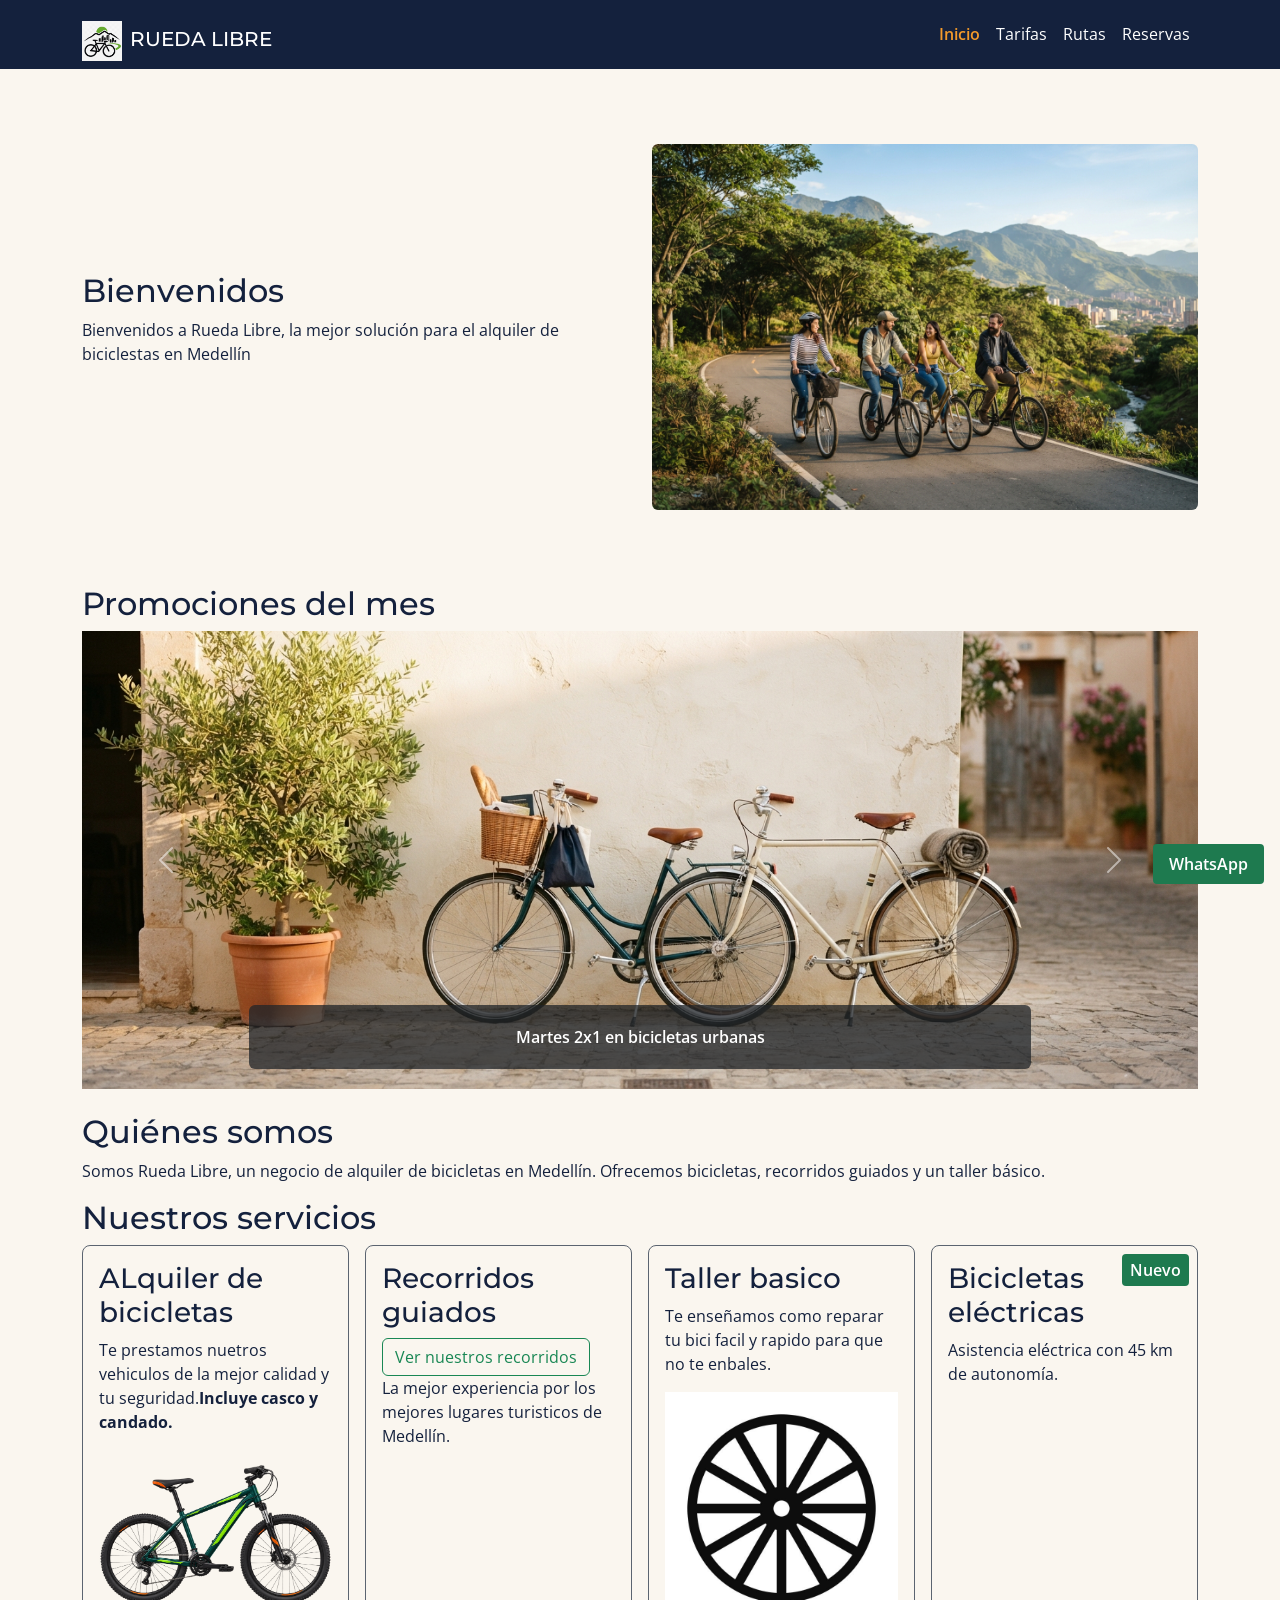
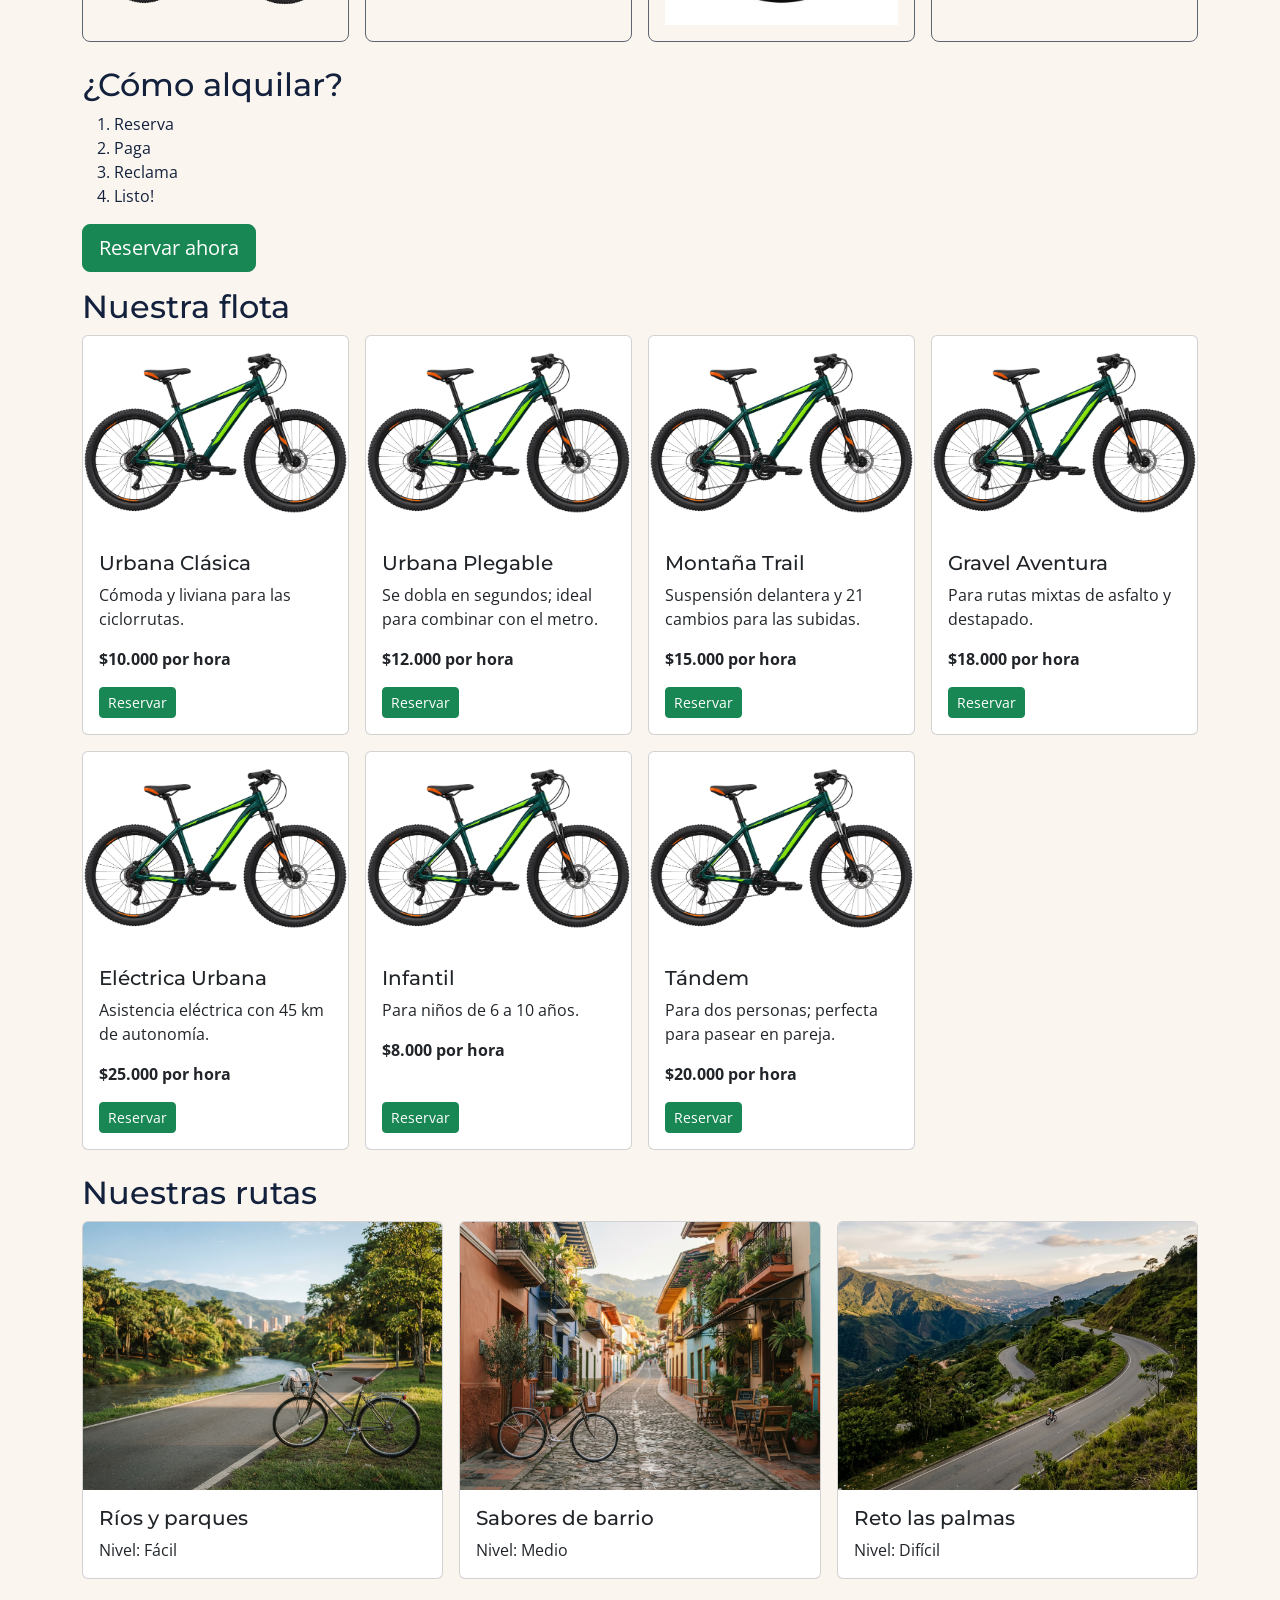
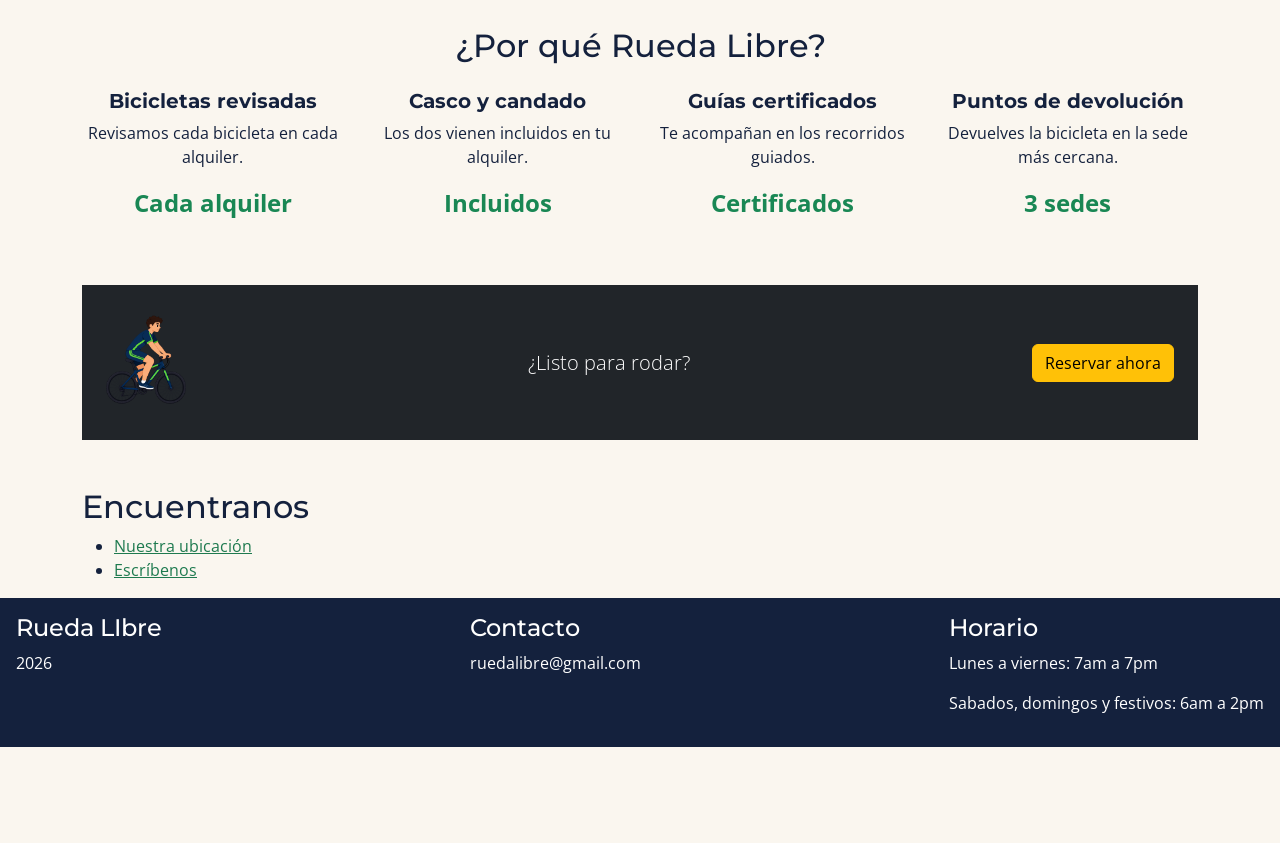
<file: index.html>
<!DOCTYPE html>
<html lang="es">
<head>
    <meta charset="UTF-8">
    <meta name="viewport" content="width=device-width, initial-scale=1.0">
    <meta name="description" content="Rueda Libre es un negocio de alquiler de bicicletas, recorridos guiados y taller básico en Medellín.">
    <title id="Inicio">Rueda Libre | Alquiler de bicicletas en Medellín</title>

    <link rel="preconnect" href="https://fonts.googleapis.com">
    <link rel="preconnect" href="https://fonts.gstatic.com" crossorigin>
    <link href="https://fonts.googleapis.com/css2?family=Montserrat:wght@700&family=Open+Sans:wght@400;600&display=swap" rel="stylesheet">

    <link href="https://cdn.jsdelivr.net/npm/bootstrap@5.3.3/dist/css/bootstrap.min.css" rel="stylesheet">
    <link rel="stylesheet" href="css/styles.css">
</head>
<body>

    <header>
        <nav class="navbar navbar-expand-lg barra" data-bs-theme="dark">
            <div class="container">
                <h1 class="m-0">
                    <a class="navbar-brand" href="#Inicio">
                        <img src="img/logo.png" alt="Logo Rueda Libre" width="40" class="me-2">RUEDA LIBRE
                    </a>
                </h1>
                <button class="navbar-toggler" type="button" data-bs-toggle="collapse" data-bs-target="#menuprincipal" aria-controls="menuprincipal" aria-expanded="false" aria-label="Abrir menú">
                    <span class="navbar-toggler-icon"></span>
                </button>
                <div class="collapse navbar-collapse" id="menuprincipal">
                    <ul class="navbar-nav ms-auto">
                        <li class="nav-item"><a class="nav-link active" aria-current="page" href="#Inicio">Inicio</a></li>
                        <li class="nav-item"><a class="nav-link" href="paginas/tarifas.html#Tarifas">Tarifas</a></li>
                        <li class="nav-item"><a class="nav-link" href="paginas/tarifas.html#Rutas">Rutas</a></li>
                        <li class="nav-item"><a class="nav-link" href="paginas/reservas.html#reservas">Reservas</a></li>
                    </ul>
                </div>
            </div>
        </nav>
    </header>

    <main class="container">

        <section class="row align-items-center g-4 portada">
            <div class="col-12 col-md-6">
                <h2>Bienvenidos</h2>
                <p>Bienvenidos a Rueda Libre, la mejor solución para el alquiler de biciclestas en Medellín</p>
            </div>
            <div class="col-12 col-md-6">
                <img src="img/portada.jfif" alt="Ciclistas pedaleando por una ciclorruta en Medellín" class="img-fluid rounded">
            </div>
        </section>

        <section class="mb-4">
            <h2>Promociones del mes</h2>

            <div id="promociones" class="carousel slide" data-bs-ride="carousel">
                <div class="carousel-inner">

                    <div class="carousel-item active">
                        <img src="img/promo-martes.jfif" class="d-block w-100" alt="Dos bicicletas urbanas apoyadas en una pared">
                        <div class="carousel-caption bg-dark bg-opacity-75 rounded">
                            <p class="mb-0 fw-semibold">Martes 2x1 en bicicletas urbanas</p>
                        </div>
                    </div>

                    <div class="carousel-item">
                        <img src="img/promo-electricas.jpg" class="d-block w-100" alt="Bicicleta eléctrica moderna estacionada en la ciudad">
                        <div class="carousel-caption bg-dark bg-opacity-75 rounded">
                            <p class="mb-0 fw-semibold">20 % de descuento en eléctricas de lunes a jueves</p>
                        </div>
                    </div>

                    <div class="carousel-item">
                        <img src="img/promo-cumple.jfif" class="d-block w-100" alt="Grupo de amigos paseando en bicicleta con globos">
                        <div class="carousel-caption bg-dark bg-opacity-75 rounded">
                            <p class="mb-0 fw-semibold">Si cumples años, el recorrido guiado es gratis</p>
                        </div>
                    </div>

                </div>

                <button class="carousel-control-prev" type="button" data-bs-target="#promociones" data-bs-slide="prev">
                    <span class="carousel-control-prev-icon" aria-hidden="true"></span>
                    <span class="visually-hidden">Anterior</span>
                </button>
                <button class="carousel-control-next" type="button" data-bs-target="#promociones" data-bs-slide="next">
                    <span class="carousel-control-next-icon" aria-hidden="true"></span>
                    <span class="visually-hidden">Siguiente</span>
                </button>
            </div>
        </section>

        <h2>Quiénes somos</h2>
            <p>Somos Rueda Libre, un negocio de alquiler de bicicletas en Medellín. Ofrecemos bicicletas, recorridos guiados y un taller básico.</p>

        <h2>Nuestros servicios</h2>

        <div class="row g-3 mb-4">

            <div class="col-12 col-md-6 col-lg-3">
                <article class="tarjeta h-100">
                    <h3>ALquiler de bicicletas</h3>
                    <p>Te prestamos nuetros vehiculos de la mejor calidad y tu seguridad.<strong>Incluye casco y candado.</strong> </p>
                    <img src="img/bicicleta.png" alt="Bicicleta de Rueda Libre">
                </article>
            </div>

            <div class="col-12 col-md-6 col-lg-3">
                <article class="tarjeta h-100">
                    <h3>Recorridos guiados</h3>
                    <a class="btn btn-outline-success" href="paginas/tarifas.html#recorridos">Ver nuestros recorridos</a>
                    <p>La mejor experiencia por los mejores lugares turisticos de Medellín.</p>
                </article>
            </div>

            <div class="col-12 col-md-6 col-lg-3">
                <article class="tarjeta h-100">
                    <h3>Taller basico</h3>
                    <p>Te enseñamos como reparar tu bici facil y rapido para que no te enbales.</p>
                    <img src="img/rueda.png" alt="Rueda de bicicleta">
                </article>
            </div>

            <div class="col-12 col-md-6 col-lg-3">
                <article class="tarjeta h-100">
                    <span class="etiqueta">Nuevo</span>
                    <h3>Bicicletas eléctricas</h3>
                    <p>Asistencia eléctrica con 45 km de autonomía.</p>
                </article>
            </div>

        </div>

        <h2>¿Cómo alquilar?</h2>
            <ol>
                <li>Reserva</li>
                <li>Paga</li>
                <li>Reclama</li>
                <li>Listo!</li>
            </ol>
            <p><a class="btn btn-success btn-lg" href="paginas/reservas.html#Reservas">Reservar ahora</a></p>

        <section>
            <h2>Nuestra flota</h2>

            <div class="row g-3">

                <div class="col-12 col-sm-6 col-lg-4 col-xl-3">
                    <div class="card h-100">
                        <img src="img/bicicleta.png" class="card-img-top" alt="Bicicleta Urbana Clásica">
                        <div class="card-body d-flex flex-column">
                            <h3 class="card-title fs-5">Urbana Clásica</h3>
                            <p class="card-text">Cómoda y liviana para las ciclorrutas.</p>
                            <p class="card-text"><strong>$10.000 por hora</strong></p>
                            <a class="btn btn-success btn-sm mt-auto align-self-start" href="paginas/reservas.html#Reservas">Reservar</a>
                        </div>
                    </div>
                </div>

                <div class="col-12 col-sm-6 col-lg-4 col-xl-3">
                    <div class="card h-100">
                        <img src="img/bicicleta.png" class="card-img-top" alt="Bicicleta Urbana Plegable">
                        <div class="card-body d-flex flex-column">
                            <h3 class="card-title fs-5">Urbana Plegable</h3>
                            <p class="card-text">Se dobla en segundos; ideal para combinar con el metro.</p>
                            <p class="card-text"><strong>$12.000 por hora</strong></p>
                            <a class="btn btn-success btn-sm mt-auto align-self-start" href="paginas/reservas.html#Reservas">Reservar</a>
                        </div>
                    </div>
                </div>

                <div class="col-12 col-sm-6 col-lg-4 col-xl-3">
                    <div class="card h-100">
                        <img src="img/bicicleta.png" class="card-img-top" alt="Bicicleta Montaña Trail">
                        <div class="card-body d-flex flex-column">
                            <h3 class="card-title fs-5">Montaña Trail</h3>
                            <p class="card-text">Suspensión delantera y 21 cambios para las subidas.</p>
                            <p class="card-text"><strong>$15.000 por hora</strong></p>
                            <a class="btn btn-success btn-sm mt-auto align-self-start" href="paginas/reservas.html#Reservas">Reservar</a>
                        </div>
                    </div>
                </div>

                <div class="col-12 col-sm-6 col-lg-4 col-xl-3">
                    <div class="card h-100">
                        <img src="img/bicicleta.png" class="card-img-top" alt="Bicicleta Gravel Aventura">
                        <div class="card-body d-flex flex-column">
                            <h3 class="card-title fs-5">Gravel Aventura</h3>
                            <p class="card-text">Para rutas mixtas de asfalto y destapado.</p>
                            <p class="card-text"><strong>$18.000 por hora</strong></p>
                            <a class="btn btn-success btn-sm mt-auto align-self-start" href="paginas/reservas.html#Reservas">Reservar</a>
                        </div>
                    </div>
                </div>

                <div class="col-12 col-sm-6 col-lg-4 col-xl-3">
                    <div class="card h-100">
                        <img src="img/bicicleta.png" class="card-img-top" alt="Bicicleta Eléctrica Urbana">
                        <div class="card-body d-flex flex-column">
                            <h3 class="card-title fs-5">Eléctrica Urbana</h3>
                            <p class="card-text">Asistencia eléctrica con 45 km de autonomía.</p>
                            <p class="card-text"><strong>$25.000 por hora</strong></p>
                            <a class="btn btn-success btn-sm mt-auto align-self-start" href="paginas/reservas.html#Reservas">Reservar</a>
                        </div>
                    </div>
                </div>

                <div class="col-12 col-sm-6 col-lg-4 col-xl-3">
                    <div class="card h-100">
                        <img src="img/bicicleta.png" class="card-img-top" alt="Bicicleta Infantil">
                        <div class="card-body d-flex flex-column">
                            <h3 class="card-title fs-5">Infantil</h3>
                            <p class="card-text">Para niños de 6 a 10 años.</p>
                            <p class="card-text"><strong>$8.000 por hora</strong></p>
                            <a class="btn btn-success btn-sm mt-auto align-self-start" href="paginas/reservas.html#Reservas">Reservar</a>
                        </div>
                    </div>
                </div>

                <div class="col-12 col-sm-6 col-lg-4 col-xl-3">
                    <div class="card h-100">
                        <img src="img/bicicleta.png" class="card-img-top" alt="Bicicleta Tándem">
                        <div class="card-body d-flex flex-column">
                            <h3 class="card-title fs-5">Tándem</h3>
                            <p class="card-text">Para dos personas; perfecta para pasear en pareja.</p>
                            <p class="card-text"><strong>$20.000 por hora</strong></p>
                            <a class="btn btn-success btn-sm mt-auto align-self-start" href="paginas/reservas.html#Reservas">Reservar</a>
                        </div>
                    </div>
                </div>

            </div>
        </section>

        <section class="mt-4">
            <h2>Nuestras rutas</h2>

            <div class="row g-3">

                <div class="col-12 col-md-4">
                    <div class="card h-100">
                        <img src="img/ruta-rios-parques.jfif" class="card-img-top" alt="Ciclorruta junto a un río en un parque de Medellín">
                        <div class="card-body">
                            <h3 class="card-title fs-5">Ríos y parques</h3>
                            <p class="card-text">Nivel: Fácil</p>
                        </div>
                    </div>
                </div>

                <div class="col-12 col-md-4">
                    <div class="card h-100">
                        <img src="img/ruta-sabores-barrio.jfif" class="card-img-top" alt="Calle de barrio con fachadas de colores en Medellín">
                        <div class="card-body">
                            <h3 class="card-title fs-5">Sabores de barrio</h3>
                            <p class="card-text">Nivel: Medio</p>
                        </div>
                    </div>
                </div>

                <div class="col-12 col-md-4">
                    <div class="card h-100">
                        <img src="img/ruta-reto-palmas.jfif" class="card-img-top" alt="Carretera de montaña subiendo por una ladera verde">
                        <div class="card-body">
                            <h3 class="card-title fs-5">Reto las palmas</h3>
                            <p class="card-text">Nivel: Difícil</p>
                        </div>
                    </div>
                </div>

            </div>
        </section>

        <section class="my-5">

            <h2 class="text-center mb-4">¿Por qué Rueda Libre?</h2>

            <div class="row g-4">

                <div class="col-12 col-md-6 col-lg-3">
                    <h3 class="fs-5 fw-bold text-center">Bicicletas revisadas</h3>
                    <p class="text-center">Revisamos cada bicicleta en cada alquiler.</p>
                    <p class="fs-4 fw-bold text-success text-center">Cada alquiler</p>
                </div>

                <div class="col-12 col-md-6 col-lg-3">
                    <h3 class="fs-5 fw-bold text-center">Casco y candado</h3>
                    <p class="text-center">Los dos vienen incluidos en tu alquiler.</p>
                    <p class="fs-4 fw-bold text-success text-center">Incluidos</p>
                </div>

                <div class="col-12 col-md-6 col-lg-3">
                    <h3 class="fs-5 fw-bold text-center">Guías certificados</h3>
                    <p class="text-center">Te acompañan en los recorridos guiados.</p>
                    <p class="fs-4 fw-bold text-success text-center">Certificados</p>
                </div>

                <div class="col-12 col-md-6 col-lg-3">
                    <h3 class="fs-5 fw-bold text-center">Puntos de devolución</h3>
                    <p class="text-center">Devuelves la bicicleta en la sede más cercana.</p>
                    <p class="fs-4 fw-bold text-success text-center">3 sedes</p>
                </div>

            </div>

            <div class="d-flex flex-column flex-md-row justify-content-md-between align-items-center gap-3 mt-5 p-4 text-bg-dark">
                <img src="img/ciclista.png" alt="" width="80" class="d-none d-md-block">
                <p class="lead mb-0">¿Listo para rodar?</p>
                <a href="paginas/reservas.html#Reservas" class="btn btn-warning">Reservar ahora</a>
            </div>

        </section>

        <h2 id="Encuentranos">Encuentranos</h2>
            <ul>
                <li><a href="https://www.google.com/maps/place/De+Moda+Outlet/@6.2193831,-75.5833746,17z/data=!3m1!4b1!4m6!3m5!1s0x8e4429e1dab04e05:0x5a77c25c8a5faf3a!8m2!3d6.2193831!4d-75.5833746!16s%2Fg%2F11gv_xr9wj?hl=es&entry=ttu&g_ep=EgoyMDI2MTAxNC4wIKXMDSoASAFQAw%3D%3D" target="_blank">Nuestra ubicación</a></li>
                <li><a href="mailto:ruedalibre@gmail.com">Escríbenos</a></li>
            </ul>
    </main>

    <footer class="d-flex flex-column flex-md-row justify-content-md-between gap-3 p-3">
        <section>
            <h4>Rueda LIbre</h4>
            <p>2026</p>
        </section>
        <section>
            <h4>Contacto</h4>
            <p>ruedalibre@gmail.com</p>
        </section>
        <section>
            <h4>Horario</h4>
            <p>Lunes a viernes: 7am a 7pm</p>
            <p>Sabados, domingos y festivos: 6am a 2pm</p>
        </section>
    </footer>

    <a class="whatsapp" href="https://wa.me/573000000000" target="_blank">WhatsApp</a>

    <script src="https://cdn.jsdelivr.net/npm/bootstrap@5.3.3/dist/js/bootstrap.bundle.min.js"></script>
</body>
</html>
</file>
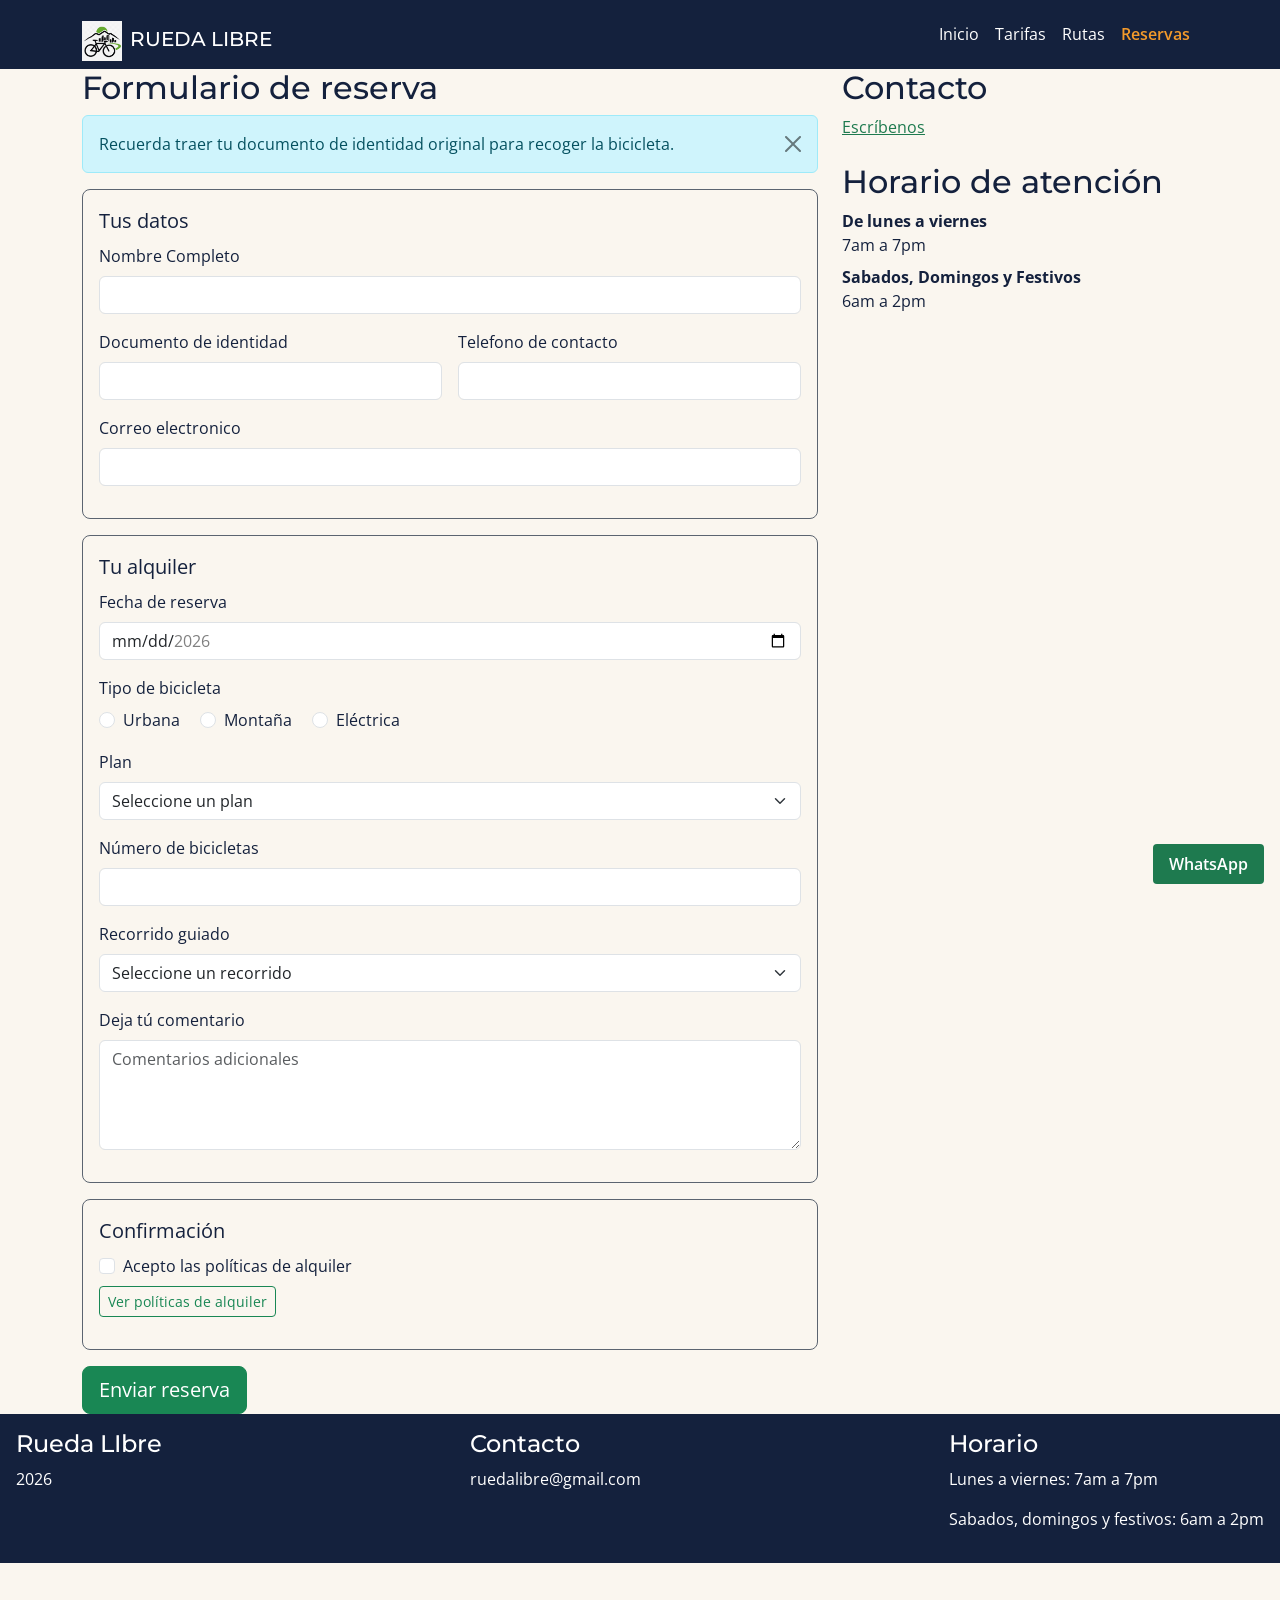
<file: paginas/reservas.html>
<!DOCTYPE html>
<html lang="es">
<head>
    <meta charset="UTF-8">
    <meta name="viewport" content="width=device-width, initial-scale=1.0">
    <title id="Reservas">Reserva tú bicicleta</title>

    <link rel="preconnect" href="https://fonts.googleapis.com">
    <link rel="preconnect" href="https://fonts.gstatic.com" crossorigin>
    <link href="https://fonts.googleapis.com/css2?family=Montserrat:wght@700&family=Open+Sans:wght@400;600&display=swap" rel="stylesheet">

    <link href="https://cdn.jsdelivr.net/npm/bootstrap@5.3.3/dist/css/bootstrap.min.css" rel="stylesheet">
    <link rel="stylesheet" href="../css/styles.css">
</head>

<body>

    <header>
      <nav class="navbar navbar-expand-lg barra" data-bs-theme="dark">
        <div class="container">
          <h1 class="m-0">
            <a class="navbar-brand" href="../index.html#Inicio">
              <img src="../img/logo.png" alt="Logo Rueda Libre" width="40" class="me-2">RUEDA LIBRE
            </a>
          </h1>
          <button class="navbar-toggler" type="button" data-bs-toggle="collapse" data-bs-target="#menuprincipal" aria-controls="menuprincipal" aria-expanded="false" aria-label="Abrir menú">
            <span class="navbar-toggler-icon"></span>
          </button>
          <div class="collapse navbar-collapse" id="menuprincipal">
            <ul class="navbar-nav ms-auto">
              <li class="nav-item"><a class="nav-link" href="../index.html#Inicio">Inicio</a></li>
              <li class="nav-item"><a class="nav-link" href="tarifas.html#Tarifas">Tarifas</a></li>
              <li class="nav-item"><a class="nav-link" href="tarifas.html#Rutas">Rutas</a></li>
              <li class="nav-item"><a class="nav-link active" aria-current="page" href="#Reservas">Reservas</a></li>
            </ul>
          </div>
        </div>
      </nav>
    </header>

    <main class="container">

        <div class="row g-4">

            <section class="col-12 col-md-8">
                <h2>Formulario de reserva</h2>

                <div class="alert alert-info alert-dismissible fade show" role="alert">
                    Recuerda traer tu documento de identidad original para recoger la bicicleta.
                    <button type="button" class="btn-close" data-bs-dismiss="alert" aria-label="Cerrar aviso"></button>
                </div>

                <form action="#" method="post" class="needs-validation" novalidate>

                    <fieldset>
                        <legend class="fs-5">Tus datos</legend>

                        <div class="mb-3">
                            <label for="nombre" class="form-label">Nombre Completo</label>
                            <input class="form-control" type="text" id="nombre" name="nombre" minlength="3" title="Debe contener mínimo 3 caracteres" required>
                            <div class="invalid-feedback">Escribe tu nombre completo, con mínimo 3 caracteres.</div>
                        </div>

                        <div class="row g-3 mb-3">
                            <div class="col-12 col-md-6">
                                <label for="documento" class="form-label">Documento de identidad</label>
                                <input class="form-control" type="text" id="documento" name="documento" pattern="[0-9]{6,10}" title="Debe contener solo números, de 6 a 10 digitos" required>
                                <div class="invalid-feedback">Escribe solo números, entre 6 y 10 dígitos, sin puntos ni espacios.</div>
                            </div>
                            <div class="col-12 col-md-6">
                                <label for="telefono" class="form-label">Telefono de contacto</label>
                                <input class="form-control" type="tel" id="telefono" name="telefono" pattern="3[0-9]{9}" title="Debe contener 10 digitos y empezar por 3" required>
                                <div class="invalid-feedback">Escribe 10 dígitos que empiecen por 3, por ejemplo 3001234567.</div>
                            </div>
                        </div>

                        <div class="mb-3">
                            <label for="correo" class="form-label">Correo electronico</label>
                            <input class="form-control" type="email" id="correo" name="correo" required>
                            <div class="invalid-feedback">Escribe un correo válido, por ejemplo nombre@correo.com.</div>
                        </div>
                    </fieldset>

                    <fieldset>
                        <legend class="fs-5">Tu alquiler</legend>

                        <div class="mb-3">
                            <label for="fecha" class="form-label">Fecha de reserva</label>
                            <input class="form-control" type="date" id="fecha" name="fecha" min="2026-11-01" max="2026-12-31" required>
                            <div class="invalid-feedback">Elige una fecha entre el 1 de noviembre y el 31 de diciembre de 2026.</div>
                        </div>

                        <p class="mb-2">Tipo de bicicleta</p>
                        <div class="mb-3">
                            <div class="form-check form-check-inline">
                                <input class="form-check-input" type="radio" id="urbana" name="bicicleta" value="urbana" required>
                                <label class="form-check-label" for="urbana">Urbana</label>
                            </div>
                            <div class="form-check form-check-inline">
                                <input class="form-check-input" type="radio" id="montana" name="bicicleta" value="montana" required>
                                <label class="form-check-label" for="montana">Montaña</label>
                            </div>
                            <div class="form-check form-check-inline">
                                <input class="form-check-input" type="radio" id="electrica" name="bicicleta" value="electrica" required>
                                <label class="form-check-label" for="electrica">Eléctrica</label>
                                <div class="invalid-feedback">Elige un tipo de bicicleta.</div>
                            </div>
                        </div>

                        <div class="mb-3">
                            <label for="plan" class="form-label">Plan</label>
                            <select class="form-select" id="plan" name="plan" required>
                                <option value="">Seleccione un plan</option>
                                <option value="plan1">1 hora</option>
                                <option value="plan2">Medio día</option>
                                <option value="plan3">Día completo</option>
                            </select>
                            <div class="invalid-feedback">Elige un plan: 1 hora, medio día o día completo.</div>
                        </div>

                        <div class="mb-3">
                            <label for="nbicicletas" class="form-label">Número de bicicletas</label>
                            <input class="form-control" type="number" id="nbicicletas" name="nbicicletas" min="1" max="6" required>
                            <div class="invalid-feedback">Escribe una cantidad entre 1 y 6 bicicletas.</div>
                        </div>

                        <div class="mb-3">
                            <label for="recorrido" class="form-label">Recorrido guiado</label>
                            <select class="form-select" id="recorrido" name="recorrido">
                                <option value="">Seleccione un recorrido</option>
                                <option value="sinrecorrido">Sin recorrido</option>
                                <option value="recorrido1">Ríos y parques</option>
                                <option value="recorrido2">Sabores de barrio</option>
                                <option value="recorrido3">Reto las palmas</option>
                            </select>
                        </div>

                        <div class="mb-3">
                            <label for="comentarios" class="form-label">Deja tú comentario</label>
                            <textarea class="form-control" id="comentarios" name="comentarios" rows="4" maxlength="300" placeholder="Comentarios adicionales"></textarea>
                        </div>
                    </fieldset>

                    <fieldset>
                        <legend class="fs-5">Confirmación</legend>

                        <div class="form-check mb-2">
                            <input class="form-check-input" type="checkbox" id="politicas" name="politicas" required>
                            <label class="form-check-label" for="politicas">Acepto las políticas de alquiler</label>
                            <div class="invalid-feedback">Debes aceptar las políticas de alquiler para enviar la reserva.</div>
                        </div>

                        <button type="button" class="btn btn-outline-success btn-sm mb-3" data-bs-toggle="modal" data-bs-target="#modalpoliticas">Ver políticas de alquiler</button>
                    </fieldset>

                    <button type="submit" class="btn btn-success btn-lg">Enviar reserva</button>
                </form>
            </section>

            <aside class="col-12 col-md-4">
                <h2>Contacto</h2>
                <a href="mailto:ruedalibre@gmail.com">Escríbenos</a>

                <h2 class="mt-4">Horario de atención</h2>
                <dl>
                    <dt>De lunes a viernes</dt>
                    <dd>7am a 7pm</dd>
                    <dt>Sabados, Domingos y Festivos</dt>
                    <dd>6am a 2pm</dd>
                </dl>
            </aside>

        </div>
    </main>

    <div class="modal fade" id="modalpoliticas" tabindex="-1" aria-labelledby="titulopoliticas" aria-hidden="true">
        <div class="modal-dialog">
            <div class="modal-content">
                <div class="modal-header">
                    <h2 class="modal-title fs-5" id="titulopoliticas">Políticas de alquiler</h2>
                    <button type="button" class="btn-close" data-bs-dismiss="modal" aria-label="Cerrar"></button>
                </div>
                <div class="modal-body">
                    <ol>
                        <li>Presenta tu documento de identidad original al recoger la bicicleta.</li>
                        <li>Revisa la bicicleta con el asesor antes de salir.</li>
                        <li>Cada 15 minutos de retraso en la devolución tienen un recargo de $5.000.</li>
                        <li>Los daños por mal uso se cobran según el costo de la reparación.</li>
                        <li>Los menores de edad deben estar acompañados por un adulto responsable.</li>
                    </ol>
                </div>
                <div class="modal-footer">
                    <button type="button" class="btn btn-success" data-bs-dismiss="modal">Cerrar</button>
                </div>
            </div>
        </div>
    </div>

    <footer class="d-flex flex-column flex-md-row justify-content-md-between gap-3 p-3">
        <section>
            <h4>Rueda LIbre</h4>
            <p>2026</p>
        </section>
        <section>
            <h4>Contacto</h4>
            <p>ruedalibre@gmail.com</p>
        </section>
        <section>
            <h4>Horario</h4>
            <p>Lunes a viernes: 7am a 7pm</p>
            <p>Sabados, domingos y festivos: 6am a 2pm</p>
        </section>
    </footer>

    <a class="whatsapp" href="https://wa.me/573000000000" target="_blank">WhatsApp</a>

    <script src="https://cdn.jsdelivr.net/npm/bootstrap@5.3.3/dist/js/bootstrap.bundle.min.js"></script>
    <script>
    (() => {
      'use strict'

      const forms = document.querySelectorAll('.needs-validation')

      Array.from(forms).forEach(form => {
        form.addEventListener('submit', event => {
          if (!form.checkValidity()) {
            event.preventDefault()
            event.stopPropagation()
          }

          form.classList.add('was-validated')
        }, false)
      })
    })()
    </script>

</body>
</html>
</file>
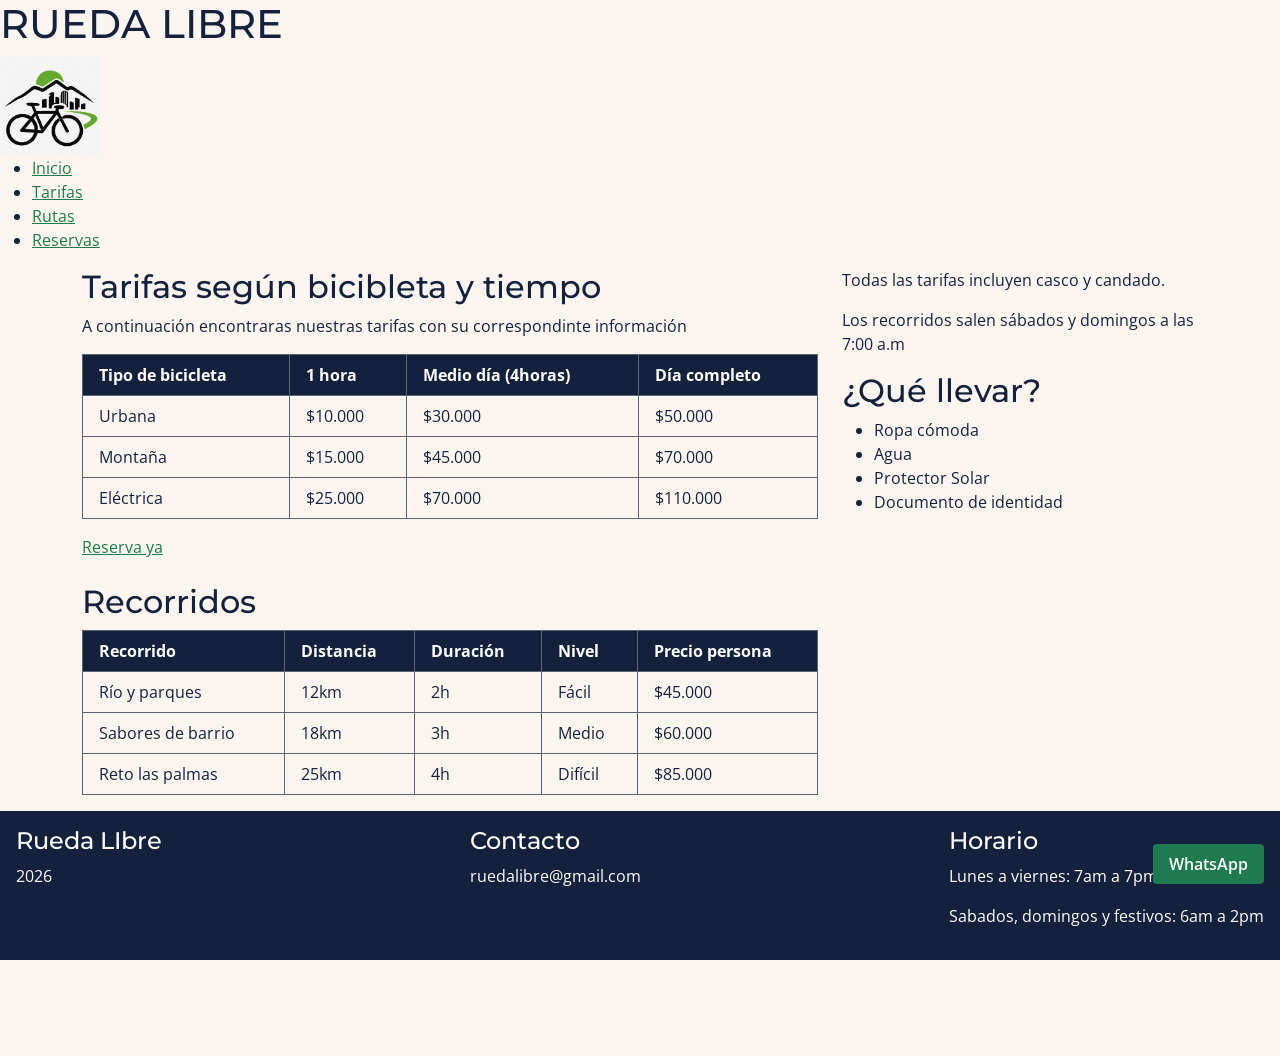
<file: paginas/tarifas.html>
<!doctype html>
<html lang="es">

  <head>
    <meta charset="UTF-8" />
    <meta name="viewport" content="width=device-width, initial-scale=1.0" />
    <title id="Tarifas">Nuestras tarifas</title>

    <link rel="preconnect" href="https://fonts.googleapis.com">
    <link rel="preconnect" href="https://fonts.gstatic.com" crossorigin>
    <link href="https://fonts.googleapis.com/css2?family=Montserrat:wght@700&family=Open+Sans:wght@400;600&display=swap" rel="stylesheet">

    <link href="https://cdn.jsdelivr.net/npm/bootstrap@5.3.3/dist/css/bootstrap.min.css" rel="stylesheet">
    <link rel="stylesheet" href="../css/styles.css">
  </head>

  <body>

    <header>
      <div class="marca">
        <h1>RUEDA LIBRE</h1>
        <img src="../img/logo.png" alt="Logo Rueda Libre" width="100">
      </div>

      <nav>
        <ul id="menu">
            <li><a href="../index.html#Inicio">Inicio</a></li>
            <li><a class="activo" href="#Tarifas">Tarifas</a></li>
            <li><a href="#Rutas">Rutas</a></li>
            <li><a href="reservas.html#Reservas">Reservas</a></li>
        </ul>
      </nav>
    </header>

    <main class="container">

      <div class="row g-4">

        <div class="col-12 col-lg-8">

          <h2>Tarifas según bicibleta y tiempo</h2>

          <p>A continuación encontraras nuestras tarifas con su correspondinte información</p>

          <table id="Bicicletas" border="1">

            <thead>
              <tr>
                <th>Tipo de bicicleta</th>
                <th>1 hora</th>
                <th>Medio día (4horas)</th>
                <th>Día completo</th>
              </tr>
            </thead>

            <tbody>
              <tr>
                <td>Urbana</td>
                <td>$10.000</td>
                <td>$30.000</td>
                <td>$50.000</td>
              </tr>
              <tr>
                <td>Montaña</td>
                <td>$15.000</td>
                <td>$45.000</td>
                <td>$70.000</td>
              </tr>
              <tr>
                <td>Eléctrica</td>
                <td>$25.000</td>
                <td>$70.000</td>
                <td>$110.000</td>
              </tr>
            </tbody>
          </table>

          <p></p>
          <a class="botonreserva" href="reservas.html#Reservas">Reserva ya</a>

          <h2 class="mt-4">Recorridos</h2>

          <table id="Recorridos" border="1">

            <thead>
              <tr>
                <th>Recorrido</th>
                <th>Distancia</th>
                <th>Duración</th>
                <th>Nivel</th>
                <th>Precio persona</th>
              </tr>
            </thead>

            <tbody>
              <tr>
                <td>Río y parques</td>
                <td>12km</td>
                <td>2h</td>
                <td>Fácil</td>
                <td>$45.000</td>
              </tr>
              <tr>
                <td>Sabores de barrio</td>
                <td>18km</td>
                <td>3h</td>
                <td>Medio</td>
                <td>$60.000</td>
              </tr>
              <tr>
                <td>Reto las palmas</td>
                <td>25km</td>
                <td>4h</td>
                <td>Difícil</td>
                <td>$85.000</td>
              </tr>
            </tbody>
          </table>

        </div>

        <aside class="col-12 col-lg-4">

          <p>Todas las tarifas incluyen casco y candado.</p>
          <p>Los recorridos salen sábados y domingos a las 7:00 a.m</p>

          <h2>¿Qué llevar?</h2>
          <ul>
            <li>Ropa cómoda</li>
            <li>Agua</li>
            <li>Protector Solar</li>
            <li>Documento de identidad</li>
          </ul>

        </aside>

      </div>

    </main>

    <footer class="d-flex flex-column flex-md-row justify-content-md-between gap-3 p-3">
      <section>
        <h4>Rueda LIbre</h4>
        <p>2026</p>
      </section>
      <section>
        <h4>Contacto</h4>
        <p>ruedalibre@gmail.com</p>
      </section>
      <section>
        <h4>Horario</h4>
        <p>Lunes a viernes: 7am a 7pm</p>
        <p>Sabados, domingos y festivos: 6am a 2pm</p>
      </section>
    </footer>

    <a class="whatsapp" href="https://wa.me/573000000000" target="_blank">WhatsApp</a>

    <script src="https://cdn.jsdelivr.net/npm/bootstrap@5.3.3/dist/js/bootstrap.bundle.min.js"></script>

  </body>
</html>
</file>
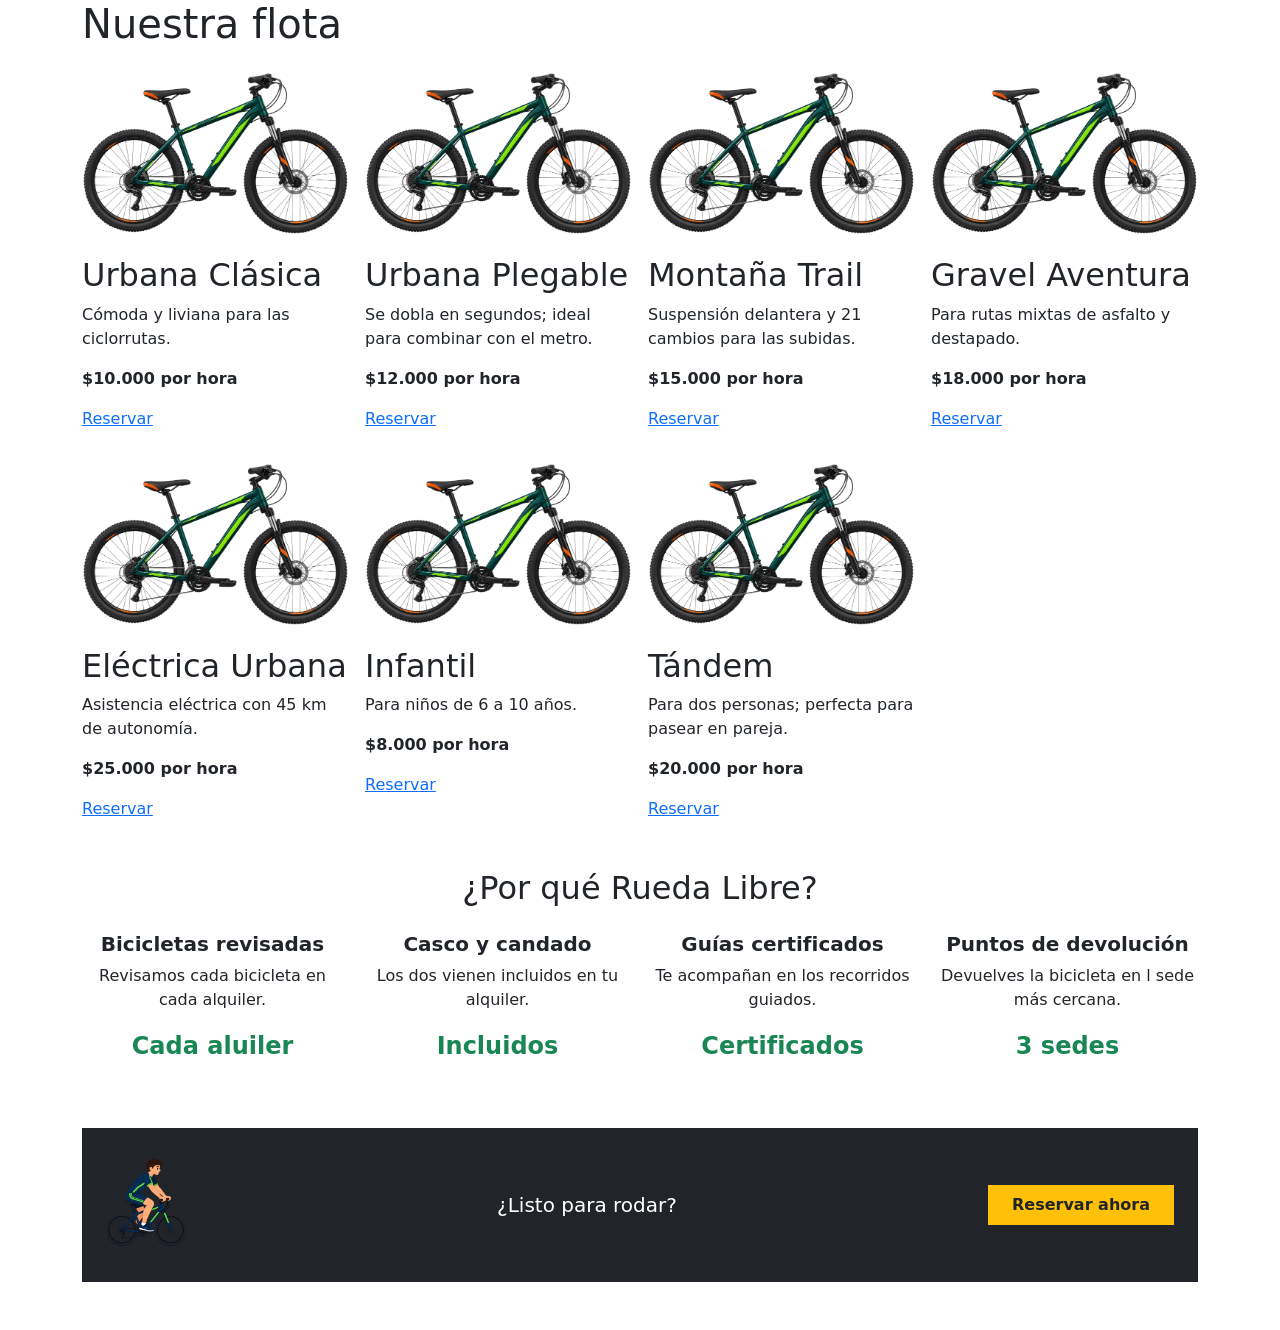
<file: pruebas/catalogo-bootstrap.html>
<!doctype html>
<html lang="es">
  <head>
    <meta charset="utf-8">
    <meta name="viewport" content="width=device-width, initial-scale=1">
    <title>Catálogo Bootstrap | Rueda Libre</title>
    <link href="https://cdn.jsdelivr.net/npm/bootstrap@5.3.3/dist/css/bootstrap.min.css" rel="stylesheet">
  </head>
  <body>

    <main class="container">

      <h1>Nuestra flota</h1>

      <div class="row g-3">

        <div class="col-12 col-sm-6 col-lg-4 col-xl-3">
          <article>
            <img src="../img/bicicleta.png" alt="Bicicleta Urbana Clásica" class="img-fluid">
            <h2>Urbana Clásica</h2>
            <p>Cómoda y liviana para las ciclorrutas.</p>
            <p><strong>$10.000 por hora</strong></p>
            <a href="../paginas/reservas.html#Reservas">Reservar</a>
          </article>
        </div>

        <div class="col-12 col-sm-6 col-lg-4 col-xl-3">
          <article>
            <img src="../img/bicicleta.png" alt="Bicicleta Urbana Plegable" class="img-fluid">
            <h2>Urbana Plegable</h2>
            <p>Se dobla en segundos; ideal para combinar con el metro.</p>
            <p><strong>$12.000 por hora</strong></p>
            <a href="../paginas/reservas.html#Reservas">Reservar</a>
          </article>
        </div>

        <div class="col-12 col-sm-6 col-lg-4 col-xl-3">
          <article>
            <img src="../img/bicicleta.png" alt="Bicicleta Montaña Trail" class="img-fluid">
            <h2>Montaña Trail</h2>
            <p>Suspensión delantera y 21 cambios para las subidas.</p>
            <p><strong>$15.000 por hora</strong></p>
            <a href="../paginas/reservas.html#Reservas">Reservar</a>
          </article>
        </div>

        <div class="col-12 col-sm-6 col-lg-4 col-xl-3">
          <article>
            <img src="../img/bicicleta.png" alt="Bicicleta Gravel Aventura" class="img-fluid">
            <h2>Gravel Aventura</h2>
            <p>Para rutas mixtas de asfalto y destapado.</p>
            <p><strong>$18.000 por hora</strong></p>
            <a href="../paginas/reservas.html#Reservas">Reservar</a>
          </article>
        </div>

        <div class="col-12 col-sm-6 col-lg-4 col-xl-3">
          <article>
            <img src="../img/bicicleta.png" alt="Bicicleta Eléctrica Urbana" class="img-fluid">
            <h2>Eléctrica Urbana</h2>
            <p>Asistencia eléctrica con 45 km de autonomía.</p>
            <p><strong>$25.000 por hora</strong></p>
            <a href="../paginas/reservas.html#Reservas">Reservar</a>
          </article>
        </div>

        <div class="col-12 col-sm-6 col-lg-4 col-xl-3">
          <article>
            <img src="../img/bicicleta.png" alt="Bicicleta Infantil" class="img-fluid">
            <h2>Infantil</h2>
            <p>Para niños de 6 a 10 años.</p>
            <p><strong>$8.000 por hora</strong></p>
            <a href="../paginas/reservas.html#Reservas">Reservar</a>
          </article>
        </div>

        <div class="col-12 col-sm-6 col-lg-4 col-xl-3">
          <article>
            <img src="../img/bicicleta.png" alt="Bicicleta Tándem" class="img-fluid">
            <h2>Tándem</h2>
            <p>Para dos personas; perfecta para pasear en pareja.</p>
            <p><strong>$20.000 por hora</strong></p>
            <a href="../paginas/reservas.html#Reservas">Reservar</a>
          </article>
        </div>

      </div>

    </main>

    <section class="container my-5">

      <h2 class="text-center mb-4">¿Por qué Rueda Libre?</h2>

      <div class="row g-4">

        <div class="col-12 col-md-6 col-lg-3">
          <h3 class="fs-5 fw-bold text-center">Bicicletas revisadas</h3>
          <p class="text-center">Revisamos cada bicicleta en cada alquiler.</p>
          <p class="fs-4 fw-bold text-success text-center">Cada aluiler</p>
        </div>

        <div class="col-12 col-md-6 col-lg-3">
          <h3 class="fs-5 fw-bold text-center">Casco y candado</h3>
          <p class="text-center">Los dos vienen incluidos en tu alquiler.</p>
          <p class="fs-4 fw-bold text-success text-center">Incluidos</p>
        </div>

        <div class="col-12 col-md-6 col-lg-3">
          <h3 class="fs-5 fw-bold text-center">Guías certificados</h3>
          <p class="text-center">Te acompañan en los recorridos guiados.</p>
          <p class="fs-4 fw-bold text-success text-center">Certificados</p>
        </div>

        <div class="col-12 col-md-6 col-lg-3">
          <h3 class="fs-5 fw-bold text-center">Puntos de devolución</h3>
          <p class="text-center">Devuelves la bicicleta en l sede más cercana.</p>
          <p class="fs-4 fw-bold text-success text-center">3 sedes</p>
        </div>

      </div>

      <div class="d-flex flex-column flex-md-row justify-content-md-between align-items-center gap-3 mt-5 p-4 text-bg-dark">
        <img src="../img/ciclista.png" alt="" width="80" class="d-none d-md-block">
        <p class="lead mb-0">¿Listo para rodar?</p>
        <a href="../paginas/reservas.html#Reservas" class="bg-warning text-dark fw-semibold text-decoration-none px-4 py-2">Reservar ahora</a>
      </div>

    </section>

    <script src="https://cdn.jsdelivr.net/npm/bootstrap@5.3.3/dist/js/bootstrap.bundle.min.js"></script>
  </body>
</html>
</file>
<file: css/styles.css>
:root {
    --verde-ruta:#1E7A4F;
    --naranja-pedal:#F39A2B;
    --azul-noche:#14213D;
    --crema:#FAF6EF;
    --gris-asfalto:#5B6470;
    --blanco:#FFFFFF;

    --espacio1:0.5rem;
    --espacio2:1rem;
    --espacio3:3rem;

    --fuente-titulos:Montserrat, Arial, sans-serif;
    --fuente-texto:"Open Sans", Arial, sans-serif;
}

body {
    font-family: var(--fuente-texto);
    color: var(--azul-noche);
    background-color: var(--crema);
    padding-bottom: calc(var(--espacio3) * 2);
}

h1,h2,h3,h4,h5,h6 {
    font-family: var(--fuente-titulos);
}

img {
    max-width: 100%;
    height: auto;
}

.portada {
    min-height: 60vh;
}

a {
    color: var(--verde-ruta);
}

a:hover,
a:focus {
    color: var(--azul-noche);
}

.barra {
    background-color: var(--azul-noche);
}

.barra .nav-link {
    color: var(--blanco);
}

.barra .nav-link.active {
    color: var(--naranja-pedal);
    font-weight: 600;
}

.barra .nav-link:hover,
.barra .nav-link:focus {
    background-color: var(--verde-ruta);
    color: var(--blanco);
}

.barra .nav-link:focus {
    outline: 3px solid var(--naranja-pedal);
}

footer {
    background-color: var(--azul-noche);
    color: var(--blanco);
}

footer h4 {
    color: var(--blanco);
}

.tarjeta {
    position: relative;
    padding: var(--espacio2);
    border: 1px solid var(--gris-asfalto);
    border-radius: 0.5rem;
}

.tarjeta img {
    width: 100%;
    height: auto;
}

.etiqueta {
    position: absolute;
    top: var(--espacio1);
    right: var(--espacio1);
    padding: 0.25rem var(--espacio1);
    background-color: var(--verde-ruta);
    color: var(--blanco);
    border-radius: 0.25rem;
    font-weight: 600;
}

table {
    width: 100%;
    margin-bottom: var(--espacio2);
    font-size: 0.875rem;
}

th,
td {
    padding: var(--espacio1);
    border: 1px solid var(--gris-asfalto);
}

th {
    background-color: var(--azul-noche);
    color: var(--blanco);
}

.whatsapp {
    position: fixed;
    bottom: var(--espacio2);
    right: var(--espacio2);
    display: inline-block;
    background-color: var(--verde-ruta);
    color: var(--blanco);
    padding: var(--espacio1) var(--espacio2);
    border-radius: 0.25rem;
    text-decoration: none;
    font-weight: 600;
}

.whatsapp:hover,
.whatsapp:focus {
    background-color: var(--azul-noche);
    color: var(--blanco);
    outline: 3px solid var(--naranja-pedal);
}

fieldset {
    margin-bottom: var(--espacio2);
    padding: var(--espacio2);
    border: 1px solid var(--gris-asfalto);
    border-radius: 0.5rem;
}

@media (min-width: 768px) {
    table {
        font-size: 1rem;
    }

    th,
    td {
        padding: var(--espacio1) var(--espacio2);
    }
}
</file>
